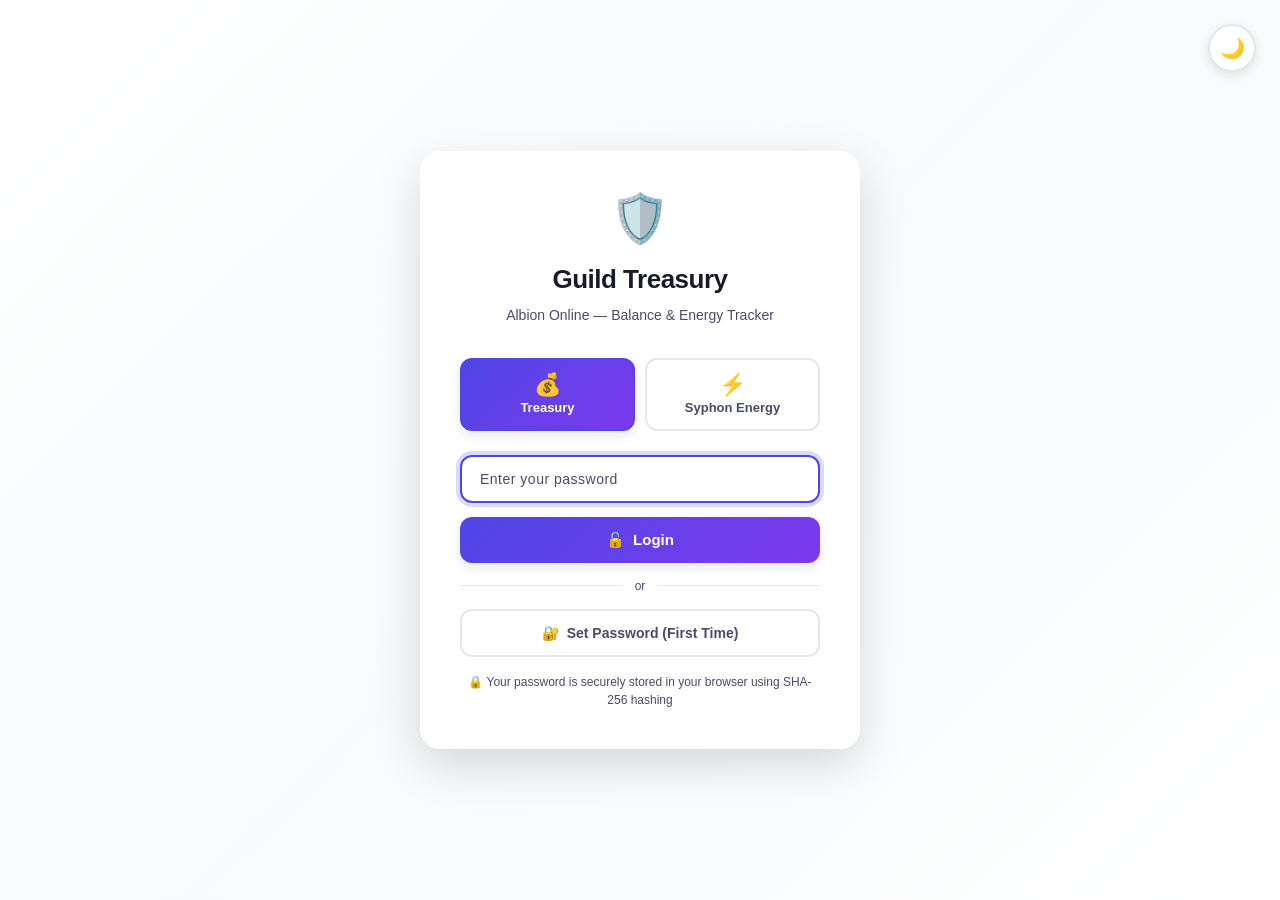
<file: login.html>
<!DOCTYPE html>
<html lang="en">
<head>
<meta charset="UTF-8">
<meta name="viewport" content="width=device-width, initial-scale=1.0">
<meta name="description" content="Login - Albion Online Guild Treasury & Syphon Energy Tracker">
<meta name="theme-color" content="#1e40af">
<title>Login — Albion Guild Tracker</title>
<style>
/* ===== CSS Variables for Design System ===== */
:root {
  /* Primary Colors - Treasury Theme */
  --primary: #4f46e5;
  --primary-light: #6366f1;
  --primary-dark: #4338ca;
  --secondary: #7c3aed;

  /* Syphon Energy Theme */
  --syphon-primary: #8b5cf6;
  --syphon-light: #a78bfa;
  --syphon-dark: #7c3aed;

  /* Background Gradients - Light Mode (White/Bright) */
  --bg-light: linear-gradient(135deg, #ffffff 0%, #f8fafc 50%, #ffffff 100%);
  --bg-syphon: linear-gradient(135deg, #ffffff 0%, #f8f4ff 50%, #ffffff 100%);

  /* Background Gradients - Dark Mode (Black/Dark) */
  --bg-dark: linear-gradient(135deg, #0a0a0a 0%, #1a1a2e 50%, #16213e 100%);
  --bg-syphon-dark: linear-gradient(135deg, #0f0a1a 0%, #1a0a2e 50%, #2a1a3e 100%);

  /* Card & Surface Colors */
  --card-bg: #ffffff;
  --card-bg-dark: #121212;
  --card-surface: #ffffff;
  --card-surface-dark: #1a1a1a;

  /* Text Colors - Light Mode */
  --text-primary: #1a1a2e;
  --text-secondary: #4a4a6a;
  --text-muted: #8888a8;

  /* Text Colors - Dark Mode */
  --text-primary-dark: #f5f5f5;
  --text-secondary-dark: #c0c0c0;
  --text-muted-dark: #808080;

  /* Border Colors */
  --border: #e5e7eb;
  --border-light: #f3f4f6;
  --border-dark: #2a2a2a;
  --border-dark-light: #3a3a3a;

  /* Input Backgrounds */
  --input-bg: #ffffff;
  --input-bg-dark: #1e1e1e;
  --input-focus-ring: rgba(79, 70, 229, 0.2);
  --input-focus-ring-dark: rgba(120, 100, 255, 0.3);

  /* Error States */
  --error-bg: #fef2f2;
  --error-border: #fecaca;
  --error-text: #991b1b;
  --error-bg-dark: #450a0a;
  --error-border-dark: #7f1d1d;
  --error-text-dark: #fecaca;

  /* Success States */
  --success-bg: #f0fdf4;
  --success-border: #bbf7d0;
  --success-text: #166534;
  --success-bg-dark: #052e16;
  --success-border-dark: #166534;
  --success-text-dark: #bbf7d0;

  /* Shadows */
  --shadow-sm: 0 1px 3px rgba(0, 0, 0, 0.08);
  --shadow-md: 0 4px 12px rgba(0, 0, 0, 0.1);
  --shadow-lg: 0 8px 24px rgba(0, 0, 0, 0.12);
  --shadow-xl: 0 16px 48px rgba(0, 0, 0, 0.15);
  --shadow-2xl: 0 24px 64px rgba(0, 0, 0, 0.2);
  --shadow-glow: 0 0 40px rgba(79, 70, 229, 0.1);
  --shadow-glow-dark: 0 0 60px rgba(120, 100, 255, 0.05);

  /* Border Radius */
  --radius-sm: 8px;
  --radius-md: 12px;
  --radius-lg: 16px;
  --radius-xl: 20px;
  --radius-2xl: 24px;

  /* Transitions */
  --transition: all 0.3s cubic-bezier(0.4, 0, 0.2, 1);
  --transition-fast: all 0.15s cubic-bezier(0.4, 0, 0.2, 1);
  --transition-slow: all 0.5s cubic-bezier(0.4, 0, 0.2, 1);

  /* Typography */
  --font-family: 'Segoe UI', -apple-system, BlinkMacSystemFont, sans-serif;
}

/* ===== Reset & Base ===== */
*, *::before, *::after {
  box-sizing: border-box;
  margin: 0;
  padding: 0;
}

html {
  font-size: 16px;
  -webkit-font-smoothing: antialiased;
  -moz-osx-font-smoothing: grayscale;
}

body {
  font-family: var(--font-family);
  background: var(--bg-light);
  min-height: 100vh;
  display: flex;
  align-items: center;
  justify-content: center;
  padding: 1rem;
  transition: var(--transition);
}

body.dark {
  background: var(--bg-dark);
}

body.syphon-mode {
  background: var(--bg-syphon);
}

body.syphon-mode.dark {
  background: var(--bg-syphon-dark);
}

/* ===== Dark Mode Toggle ===== */
.dark-toggle {
  position: fixed;
  top: 1.5rem;
  right: 1.5rem;
  width: 48px;
  height: 48px;
  border-radius: 50%;
  border: 2px solid var(--border);
  background: var(--card-bg);
  color: var(--text-primary);
  font-size: 20px;
  cursor: pointer;
  display: flex;
  align-items: center;
  justify-content: center;
  box-shadow: var(--shadow-md);
  transition: var(--transition);
  z-index: 100;
}

.dark-toggle:hover {
  transform: scale(1.1) rotate(15deg);
  box-shadow: var(--shadow-lg);
  border-color: var(--primary);
}

.dark-toggle:active {
  transform: scale(0.95);
}

body.dark .dark-toggle {
  background: var(--card-bg-dark);
  border-color: var(--border-dark);
  color: var(--text-primary-dark);
}

/* ===== Login Card ===== */
.login-wrap {
  background: var(--card-bg);
  border: none;
  border-radius: var(--radius-xl);
  padding: 2.5rem;
  width: 100%;
  max-width: 440px;
  box-shadow: var(--shadow-xl);
  transition: var(--transition);
  animation: slideUp 0.5s ease-out;
}

@keyframes slideUp {
  from {
    opacity: 0;
    transform: translateY(30px);
  }
  to {
    opacity: 1;
    transform: translateY(0);
  }
}

body.dark .login-wrap {
  background: var(--card-bg-dark);
  box-shadow: 0 25px 50px -12px rgba(0, 0, 0, 0.8), 0 0 0 1px rgba(255, 255, 255, 0.05);
}

/* ===== Header ===== */
.login-header {
  text-align: center;
  margin-bottom: 2rem;
}

.login-header .logo {
  font-size: 48px;
  margin-bottom: 1rem;
  display: block;
  animation: float 3s ease-in-out infinite;
}

@keyframes float {
  0%, 100% { transform: translateY(0); }
  50% { transform: translateY(-8px); }
}

.login-header h1 {
  font-size: 26px;
  font-weight: 700;
  color: var(--text-primary);
  margin-bottom: 0.5rem;
  letter-spacing: -0.5px;
  line-height: 1.3;
}

.login-header p {
  font-size: 14px;
  color: var(--text-secondary);
  font-weight: 500;
  line-height: 1.5;
}

body.dark .login-header h1 {
  color: var(--text-primary-dark);
}

body.dark .login-header p {
  color: var(--text-secondary-dark);
}

/* ===== Tracker Selector ===== */
.tracker-selector {
  display: grid;
  grid-template-columns: 1fr 1fr;
  gap: 10px;
  margin-bottom: 1.5rem;
}

.tracker-btn {
  padding: 14px 16px;
  border: 2px solid var(--border);
  border-radius: var(--radius-md);
  background: var(--input-bg);
  cursor: pointer;
  font-size: 14px;
  font-weight: 600;
  font-family: var(--font-family);
  color: var(--text-secondary);
  transition: var(--transition);
  text-align: center;
  display: flex;
  flex-direction: column;
  align-items: center;
  gap: 4px;
}

.tracker-btn .btn-icon {
  font-size: 22px;
  line-height: 1;
}

.tracker-btn .btn-label {
  font-size: 13px;
  font-weight: 600;
}

.tracker-btn:hover {
  border-color: var(--primary);
  background: rgba(79, 70, 229, 0.08);
  color: var(--primary);
  transform: translateY(-2px);
  box-shadow: var(--shadow-sm);
}

.tracker-btn.active {
  border-color: var(--primary);
  background: linear-gradient(135deg, var(--primary) 0%, var(--secondary) 100%);
  color: #fff;
  box-shadow: var(--shadow-md);
}

.tracker-btn.syphon:hover {
  border-color: var(--syphon-primary);
  background: rgba(139, 92, 246, 0.08);
  color: var(--syphon-primary);
}

.tracker-btn.syphon.active {
  border-color: var(--syphon-primary);
  background: linear-gradient(135deg, var(--syphon-primary) 0%, var(--syphon-dark) 100%);
  color: #fff;
}

body.dark .tracker-btn {
  background: var(--input-bg-dark);
  border-color: var(--border-dark);
  color: var(--text-secondary-dark);
}

body.dark .tracker-btn:hover {
  border-color: #7c66e5;
  background: rgba(120, 100, 255, 0.12);
  color: #a78bfa;
}

body.dark .tracker-btn.syphon:hover {
  border-color: #a78bfa;
  background: rgba(167, 139, 250, 0.12);
  color: #c4b5fd;
}

/* ===== Form ===== */
.login-form {
  display: flex;
  flex-direction: column;
  gap: 14px;
}

.login-form input {
  padding: 14px 18px;
  border: 2px solid var(--border);
  border-radius: var(--radius-md);
  font-size: 14px;
  font-family: var(--font-family);
  background: var(--input-bg);
  color: var(--text-primary);
  width: 100%;
  transition: var(--transition);
  letter-spacing: 0.5px;
}

.login-form input::placeholder {
  color: var(--text-secondary);
  font-weight: 400;
}

.login-form input:focus {
  outline: none;
  border-color: var(--primary);
  background: var(--card-bg);
  box-shadow: 0 0 0 4px var(--input-focus-ring);
}

body.dark .login-form input {
  background: var(--input-bg-dark);
  border-color: var(--border-dark);
  color: var(--text-primary-dark);
}

body.dark .login-form input:focus {
  border-color: #7c66e5;
  background: #252525;
  box-shadow: 0 0 0 3px var(--input-focus-ring-dark);
}

/* ===== Buttons ===== */
.login-btn {
  padding: 14px 24px;
  border: none;
  border-radius: var(--radius-md);
  font-size: 15px;
  font-weight: 600;
  font-family: var(--font-family);
  cursor: pointer;
  transition: var(--transition);
  background: linear-gradient(135deg, var(--primary) 0%, var(--secondary) 100%);
  color: #fff;
  box-shadow: var(--shadow-md);
  display: flex;
  align-items: center;
  justify-content: center;
  gap: 8px;
  position: relative;
  overflow: hidden;
}

.login-btn::before {
  content: '';
  position: absolute;
  top: 0;
  left: -100%;
  width: 100%;
  height: 100%;
  background: linear-gradient(90deg, transparent, rgba(255,255,255,0.2), transparent);
  transition: left 0.5s ease;
}

.login-btn:hover::before {
  left: 100%;
}

.login-btn:hover {
  transform: translateY(-2px);
  box-shadow: 0 12px 28px rgba(79, 70, 229, 0.35);
}

.login-btn:active {
  transform: translateY(0);
  box-shadow: var(--shadow-sm);
}

.syphon-mode .login-btn {
  background: linear-gradient(135deg, var(--syphon-primary) 0%, var(--syphon-dark) 100%);
}

.syphon-mode .login-btn:hover {
  box-shadow: 0 12px 28px rgba(139, 92, 246, 0.35);
}

.setup-btn {
  width: 100%;
  padding: 14px 24px;
  border: 2px solid var(--border);
  border-radius: var(--radius-md);
  background: transparent;
  color: var(--text-secondary);
  font-size: 14px;
  font-weight: 600;
  font-family: var(--font-family);
  cursor: pointer;
  transition: var(--transition);
  display: flex;
  align-items: center;
  justify-content: center;
  gap: 8px;
  margin-top: 12px;
}

.setup-btn:hover {
  background: var(--input-bg);
  border-color: var(--primary);
  color: var(--primary);
  transform: translateY(-2px);
  box-shadow: var(--shadow-sm);
}

.setup-btn:active {
  transform: translateY(0);
}

body.dark .setup-btn {
  border-color: var(--border-dark);
  color: var(--text-secondary-dark);
}

body.dark .setup-btn:hover {
  background: rgba(255, 255, 255, 0.05);
  border-color: #7c66e5;
  color: #a78bfa;
}

/* ===== Messages ===== */
.error-msg, .success-msg {
  padding: 12px 16px;
  border-radius: var(--radius-md);
  font-size: 13px;
  font-weight: 500;
  text-align: center;
  display: none;
  animation: shake 0.3s ease;
  line-height: 1.5;
}

@keyframes shake {
  0%, 100% { transform: translateX(0); }
  25% { transform: translateX(-5px); }
  75% { transform: translateX(5px); }
}

.error-msg {
  background: var(--error-bg);
  border: 2px solid var(--error-border);
  color: var(--error-text);
}

.success-msg {
  background: var(--success-bg);
  border: 2px solid var(--success-border);
  color: var(--success-text);
}

body.dark .error-msg {
  background: #2a1010;
  border-color: #dc2626;
  color: #fca5a5;
}

body.dark .success-msg {
  background: #102a10;
  border-color: #22c55e;
  color: #86efac;
}

/* ===== Hint Text ===== */
.hint {
  text-align: center;
  font-size: 12px;
  color: var(--text-secondary);
  margin-top: 16px;
  font-weight: 500;
  line-height: 1.5;
}

body.dark .hint {
  color: #808080;
}

/* ===== Divider ===== */
.divider {
  display: flex;
  align-items: center;
  gap: 12px;
  margin: 16px 0;
}

.divider::before,
.divider::after {
  content: '';
  flex: 1;
  height: 1px;
  background: var(--border);
}

.divider span {
  font-size: 12px;
  color: var(--text-secondary);
  font-weight: 500;
  white-space: nowrap;
}

body.dark .divider::before,
body.dark .divider::after {
  background: #333333;
}

body.dark .divider span {
  color: #808080;
}

/* ===== Footer ===== */
.login-footer {
  text-align: center;
  margin-top: 1.5rem;
  padding-top: 1rem;
  border-top: 1px solid var(--border);
}

.login-footer a {
  color: var(--primary);
  text-decoration: none;
  font-size: 13px;
  font-weight: 600;
  transition: var(--transition);
}

.login-footer a:hover {
  text-decoration: underline;
}

body.dark .login-footer {
  border-color: #333333;
}

/* ===== Responsive ===== */
@media (max-width: 480px) {
  body {
    padding: 0.5rem;
  }

  .login-wrap {
    padding: 1.5rem;
    border-radius: var(--radius-lg);
  }

  .login-header h1 {
    font-size: 22px;
  }

  .tracker-selector {
    gap: 8px;
  }

  .tracker-btn {
    padding: 12px 10px;
  }

  .tracker-btn .btn-icon {
    font-size: 20px;
  }

  .tracker-btn .btn-label {
    font-size: 12px;
  }

  .dark-toggle {
    top: 1rem;
    right: 1rem;
    width: 42px;
    height: 42px;
  }
}

/* ===== Accessibility ===== */
@media (prefers-reduced-motion: reduce) {
  *, *::before, *::after {
    animation-duration: 0.01ms !important;
    transition-duration: 0.01ms !important;
  }
}

/* Focus visible for keyboard navigation */
*:focus-visible {
  outline: 2px solid var(--primary);
  outline-offset: 2px;
}

button:focus:not(:focus-visible) {
  outline: none;
}
</style>
</head>
<body>
<button class="dark-toggle" onclick="toggleDarkMode()" id="darkBtn" aria-label="Toggle dark mode">🌙</button>

<div class="login-wrap" role="main">
  <div class="login-header">
    <span class="logo" aria-hidden="true">🛡️</span>
    <h1>Guild Treasury</h1>
    <p>Albion Online — Balance & Energy Tracker</p>
  </div>

  <div class="tracker-selector" role="tablist" aria-label="Select tracker">
    <button class="tracker-btn active" id="treasuryBtn" onclick="selectTracker('treasury')" role="tab" aria-selected="true" aria-controls="loginForm">
      <span class="btn-icon">💰</span>
      <span class="btn-label">Treasury</span>
    </button>
    <button class="tracker-btn syphon" id="syphonBtn" onclick="selectTracker('syphon')" role="tab" aria-selected="false" aria-controls="loginForm">
      <span class="btn-icon">⚡</span>
      <span class="btn-label">Syphon Energy</span>
    </button>
  </div>

  <div class="error-msg" id="errorMsg" role="alert" aria-live="assertive"></div>
  <div class="success-msg" id="successMsg" role="status" aria-live="polite"></div>

  <form class="login-form" id="loginForm" onsubmit="handleLogin(event)" role="form">
    <input 
      type="password" 
      id="loginPassword" 
      placeholder="Enter your password" 
      autocomplete="current-password" 
      required
      aria-label="Password"
    >
    <button type="submit" class="login-btn" aria-label="Login to tracker">
      <span>🔓</span>
      <span>Login</span>
    </button>
  </form>

  <div class="divider">
    <span>or</span>
  </div>

  <button class="setup-btn" onclick="showSetup()" aria-label="Set up new password">
    <span>🔐</span>
    <span>Set Password (First Time)</span>
  </button>

  <p class="hint">
    🔒 Your password is securely stored in your browser using SHA-256 hashing
  </p>
</div>

<script>
// ===== Configuration =====
const STORAGE_KEY = 'treasuryPassword';
const DARK_MODE_KEY = 'darkMode';
let selectedTracker = 'treasury';

// ===== Tracker Selection =====
function selectTracker(tracker) {
  selectedTracker = tracker;
  
  const treasuryBtn = document.getElementById('treasuryBtn');
  const syphonBtn = document.getElementById('syphonBtn');
  
  treasuryBtn.classList.toggle('active', tracker === 'treasury');
  treasuryBtn.setAttribute('aria-selected', tracker === 'treasury');
  
  syphonBtn.classList.toggle('active', tracker === 'syphon');
  syphonBtn.setAttribute('aria-selected', tracker === 'syphon');
  
  // Update body class for theme
  document.body.classList.toggle('syphon-mode', tracker === 'syphon');
}

// ===== Error & Success Messages =====
function showError(msg) {
  const el = document.getElementById('errorMsg');
  el.textContent = '❌ ' + msg;
  el.style.display = 'block';
  setTimeout(() => { el.style.display = 'none'; }, 4000);
}

function showSuccess(msg) {
  const el = document.getElementById('successMsg');
  el.textContent = '✅ ' + msg;
  el.style.display = 'block';
  setTimeout(() => { el.style.display = 'none'; }, 4000);
}

// ===== Password Hashing (SHA-256) =====
async function hashPassword(str) {
  const encoder = new TextEncoder();
  const data = encoder.encode(str);
  const hashBuffer = await crypto.subtle.digest('SHA-256', data);
  const hashArray = Array.from(new Uint8Array(hashBuffer));
  return hashArray.map(b => b.toString(16).padStart(2, '0')).join('');
}

// ===== Login Handler =====
async function handleLogin(e) {
  e.preventDefault();
  
  const passwordInput = document.getElementById('loginPassword');
  const pw = passwordInput.value;
  
  if (!pw) {
    showError('Password cannot be empty!');
    passwordInput.focus();
    return;
  }

  const saved = localStorage.getItem(STORAGE_KEY);
  if (!saved) {
    showError('No password set yet. Click "Set Password" first.');
    return;
  }

  const inputHash = await hashPassword(pw);
  if (inputHash === saved) {
    // Set session
    sessionStorage.setItem('albionLoggedIn', '1');
    
    // Redirect to selected tracker
    const target = selectedTracker === 'syphon' ? './syphon.html' : './index.html';
    window.location.href = target;
  } else {
    showError('Incorrect password!');
    passwordInput.value = '';
    passwordInput.focus();
  }
}

// ===== Setup Password =====
function showSetup() {
  const wrap = document.querySelector('.login-wrap');
  wrap.innerHTML = `
    <div class="login-header">
      <span class="logo" aria-hidden="true">🔐</span>
      <h1>Set Password</h1>
      <p>Create a secure password for your tracker</p>
    </div>
    
    <div class="error-msg" id="setupErrorMsg" role="alert" aria-live="assertive"></div>
    <div class="success-msg" id="setupSuccessMsg" role="status" aria-live="polite"></div>
    
    <form class="login-form" onsubmit="handleSetup(event)" role="form">
      <input 
        type="password" 
        id="setupPw" 
        placeholder="Enter new password" 
        required
        aria-label="New password"
        minlength="4"
      >
      <input 
        type="password" 
        id="confirmPw" 
        placeholder="Confirm password" 
        required
        aria-label="Confirm password"
      >
      <button type="submit" class="login-btn" aria-label="Save password">
        <span>💾</span>
        <span>Save Password</span>
      </button>
    </form>
    
    <button class="setup-btn" onclick="window.location.reload()" aria-label="Go back to login">
      <span>←</span>
      <span>Back to Login</span>
    </button>
    
    <p class="hint">
      🔒 Password is hashed with SHA-256 before storage
    </p>
  `;
  
  document.getElementById('setupPw').focus();
}

async function handleSetup(e) {
  e.preventDefault();
  
  const pwInput = document.getElementById('setupPw');
  const confirmInput = document.getElementById('confirmPw');
  const pw = pwInput.value;
  const confirm = confirmInput.value;

  if (!pw) {
    showError('Password cannot be empty!');
    pwInput.focus();
    return;
  }
  
  if (pw.length < 4) {
    showError('Password must be at least 4 characters!');
    pwInput.focus();
    return;
  }
  
  if (pw !== confirm) {
    showError('Passwords do not match!');
    confirmInput.value = '';
    confirmInput.focus();
    return;
  }

  const hash = await hashPassword(pw);
  localStorage.setItem(STORAGE_KEY, hash);
  sessionStorage.setItem('albionLoggedIn', '1');
  
  showSuccess('Password set successfully! Redirecting...');
  setTimeout(() => {
    window.location.href = './index.html';
  }, 1000);
}

// ===== Dark Mode Toggle =====
function toggleDarkMode() {
  document.body.classList.toggle('dark');
  const isDark = document.body.classList.contains('dark');
  localStorage.setItem(DARK_MODE_KEY, isDark ? '1' : '0');
  document.getElementById('darkBtn').textContent = isDark ? '☀️' : '🌙';
  document.getElementById('darkBtn').setAttribute('aria-label', isDark ? 'Switch to light mode' : 'Switch to dark mode');
}

// ===== Initialize =====
(function init() {
  // Restore dark mode preference
  if (localStorage.getItem(DARK_MODE_KEY) === '1') {
    document.body.classList.add('dark');
    document.getElementById('darkBtn').textContent = '☀️';
    document.getElementById('darkBtn').setAttribute('aria-label', 'Switch to light mode');
  }

  // If already logged in, redirect to treasury
  if (sessionStorage.getItem('albionLoggedIn') === '1') {
    window.location.href = './index.html';
  }

  // Focus password input
  const loginPassword = document.getElementById('loginPassword');
  if (loginPassword) {
    loginPassword.focus();
  }
})();
</script>
</body>
</html>
</file>
